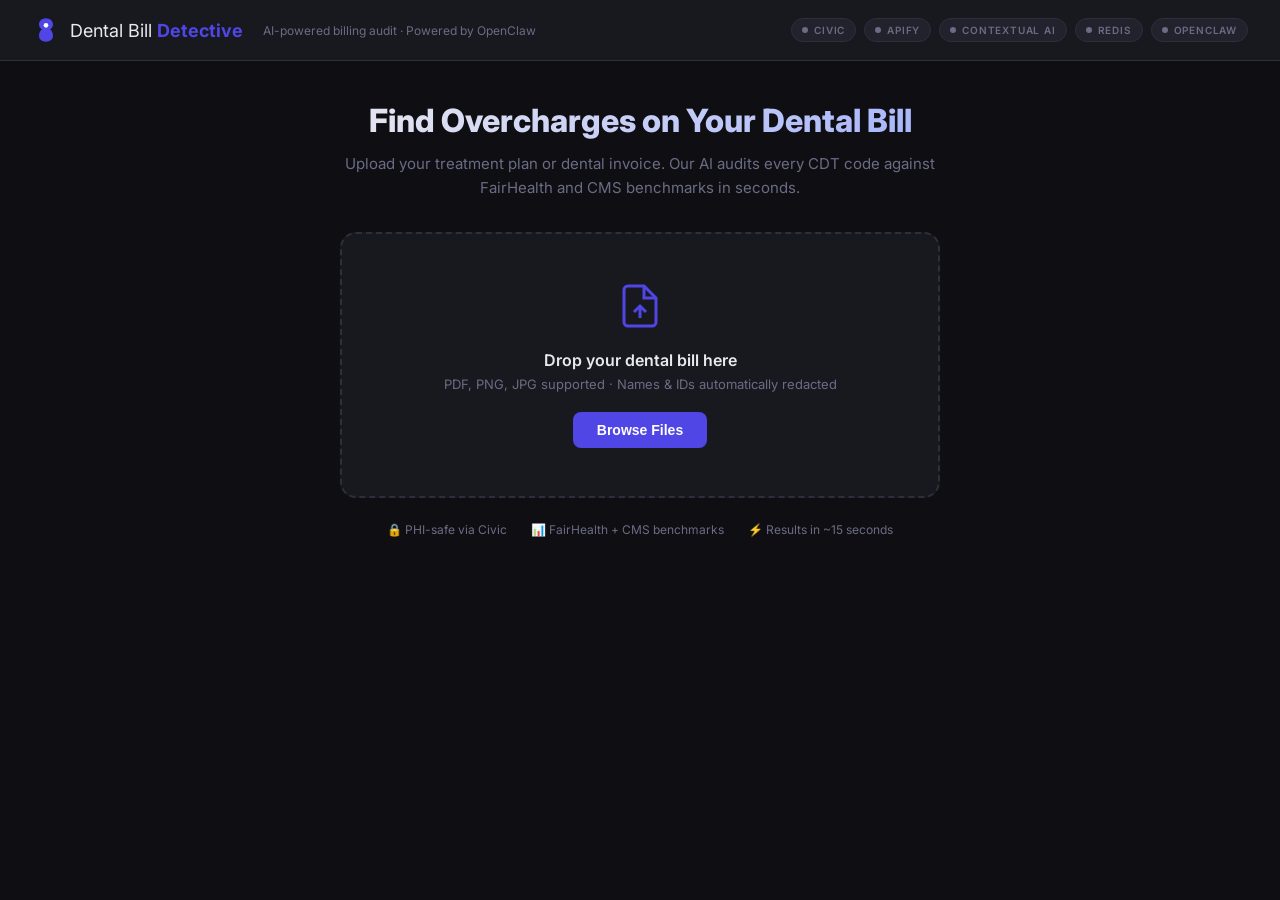
<file: web/index.html>
<!DOCTYPE html>
<html lang="en">
<head>
  <meta charset="UTF-8">
  <meta name="viewport" content="width=device-width, initial-scale=1.0">
  <title>Dental Bill Detective</title>
  <link href="https://fonts.googleapis.com/css2?family=Inter:wght@400;500;600;700;800&family=JetBrains+Mono:wght@400;500&display=swap" rel="stylesheet">
  <link rel="stylesheet" href="styles.css">
</head>
<body>
  <!-- Header -->
  <header class="header">
    <div class="header-left">
      <div class="logo">
        <svg width="28" height="28" viewBox="0 0 24 24" fill="none">
          <path d="M12 2C8.5 2 6 4.5 6 7c0 2 1 3.5 2.5 4.5C7 12.5 6 14.5 6 17c0 3 2.5 5 6 5s6-2 6-5c0-2.5-1-4.5-2.5-5.5C17 10.5 18 9 18 7c0-2.5-2.5-5-6-5z" fill="#4f46e5"/>
          <circle cx="12" cy="8" r="2" fill="white"/>
        </svg>
        <span>Dental Bill <strong>Detective</strong></span>
      </div>
      <span class="tagline">AI-powered billing audit · Powered by OpenClaw</span>
    </div>

    <!-- Sponsor Badges -->
    <div class="sponsor-strip">
      <div class="sponsor-badge" id="badge-civic" data-sponsor="civic">
        <span class="badge-dot"></span>
        <span class="badge-name">CIVIC</span>
      </div>
      <div class="sponsor-badge" id="badge-apify" data-sponsor="apify">
        <span class="badge-dot"></span>
        <span class="badge-name">APIFY</span>
      </div>
      <div class="sponsor-badge" id="badge-contextual" data-sponsor="contextual">
        <span class="badge-dot"></span>
        <span class="badge-name">CONTEXTUAL AI</span>
      </div>
      <div class="sponsor-badge" id="badge-redis" data-sponsor="redis">
        <span class="badge-dot"></span>
        <span class="badge-name">REDIS</span>
      </div>
      <div class="sponsor-badge" id="badge-openclaw" data-sponsor="openclaw">
        <span class="badge-dot"></span>
        <span class="badge-name">OPENCLAW</span>
      </div>
    </div>
  </header>

  <main class="main">
    <!-- Upload Section -->
    <section class="upload-section" id="uploadSection">
      <div class="upload-card">
        <h1>Find Overcharges on Your Dental Bill</h1>
        <p class="subtitle">Upload your treatment plan or dental invoice. Our AI audits every CDT code against FairHealth and CMS benchmarks in seconds.</p>

        <div class="upload-zone" id="uploadZone">
          <input type="file" id="fileInput" accept=".pdf,.png,.jpg,.jpeg" hidden>
          <div class="upload-icon">
            <svg width="48" height="48" viewBox="0 0 24 24" fill="none" stroke="#4f46e5" stroke-width="1.5">
              <path d="M14 2H6a2 2 0 0 0-2 2v16a2 2 0 0 0 2 2h12a2 2 0 0 0 2-2V8z"/>
              <polyline points="14,2 14,8 20,8"/>
              <line x1="12" y1="18" x2="12" y2="12"/>
              <polyline points="9,15 12,12 15,15"/>
            </svg>
          </div>
          <p class="upload-main">Drop your dental bill here</p>
          <p class="upload-sub">PDF, PNG, JPG supported · Names & IDs automatically redacted</p>
          <button class="browse-btn" onclick="document.getElementById('fileInput').click()">Browse Files</button>
        </div>

        <div class="file-selected hidden" id="fileSelected">
          <div class="file-chip">
            <svg width="16" height="16" viewBox="0 0 24 24" fill="#4f46e5"><path d="M14 2H6a2 2 0 0 0-2 2v16a2 2 0 0 0 2 2h12a2 2 0 0 0 2-2V8z"/><polyline points="14,2 14,8 20,8" fill="none" stroke="white" stroke-width="2"/></svg>
            <span id="selectedFileName">No file</span>
            <button onclick="clearFile()">×</button>
          </div>
          <button class="analyze-btn" id="analyzeBtn" onclick="startAnalysis()">
            Audit This Bill →
          </button>
        </div>

        <div class="trust-row">
          <span>🔒 PHI-safe via Civic</span>
          <span>📊 FairHealth + CMS benchmarks</span>
          <span>⚡ Results in ~15 seconds</span>
        </div>
      </div>
    </section>

    <!-- Analysis Section -->
    <section class="analysis-section hidden" id="analysisSection">
      <div class="analysis-layout">

        <!-- Left: Activity Feed -->
        <div class="activity-panel">
          <h3 class="panel-title">
            <span class="pulse-ring"></span>
            Live Activity
          </h3>
          <div class="activity-feed" id="activityFeed"></div>

          <div class="sponsor-legend">
            <div class="legend-item" data-sponsor="civic">
              <span class="legend-dot" style="background:#059669"></span>CIVIC
            </div>
            <div class="legend-item" data-sponsor="apify">
              <span class="legend-dot" style="background:#f59e0b"></span>APIFY
            </div>
            <div class="legend-item" data-sponsor="contextual">
              <span class="legend-dot" style="background:#6366f1"></span>CONTEXTUAL AI
            </div>
            <div class="legend-item" data-sponsor="redis">
              <span class="legend-dot" style="background:#dc2626"></span>REDIS
            </div>
            <div class="legend-item" data-sponsor="openclaw">
              <span class="legend-dot" style="background:#7c3aed"></span>OPENCLAW
            </div>
          </div>
        </div>

        <!-- Right: Results (hidden until done) -->
        <div class="results-panel" id="resultsPanel">
          <div class="loading-placeholder" id="loadingPlaceholder">
            <div class="spinner"></div>
            <p>Auditing your bill...</p>
          </div>

          <div class="results-content hidden" id="resultsContent">
            <!-- Summary Cards -->
            <div class="summary-grid">
              <div class="summary-card">
                <div class="card-label">Total Billed</div>
                <div class="card-value" id="totalBilled">—</div>
              </div>
              <div class="summary-card fair">
                <div class="card-label">FairHealth Estimate</div>
                <div class="card-value" id="fairValue">—</div>
              </div>
              <div class="summary-card alert">
                <div class="card-label">Potential Overcharge</div>
                <div class="card-value" id="overchargeAmount">—</div>
                <div class="card-pct" id="overchargePct">—</div>
              </div>
            </div>

            <!-- Flags -->
            <div class="flags-row" id="flagsRow"></div>

            <!-- Line Items -->
            <div class="section-header">
              <h3>Line Item Audit</h3>
              <span class="section-sub" id="providerName"></span>
            </div>
            <div class="line-items" id="lineItems"></div>

            <!-- Tabs -->
            <div class="output-tabs">
              <button class="output-tab active" data-tab="script">📞 Phone Script</button>
              <button class="output-tab" data-tab="letter">📄 Appeal Letter</button>
            </div>
            <div class="tab-content" id="scriptContent"></div>
            <div class="tab-content hidden" id="letterContent">
              <div class="appeal-download">
                <svg width="20" height="20" viewBox="0 0 24 24" fill="none" stroke="currentColor" stroke-width="2">
                  <path d="M14 2H6a2 2 0 0 0-2 2v16a2 2 0 0 0 2 2h12a2 2 0 0 0 2-2V8z"/>
                  <polyline points="14,2 14,8 20,8"/>
                  <line x1="12" y1="18" x2="12" y2="12"/>
                  <polyline points="9,15 12,12 15,15"/>
                </svg>
                <div>
                  <strong>Appeal Letter PDF</strong>
                  <p>Generated by OpenClaw · Ready to mail or email to your provider</p>
                </div>
                <a class="download-btn" id="downloadBtn" href="#" download="dental_appeal_letter.pdf">Download PDF</a>
              </div>
              <p class="openclaw-note">
                ⚡ Negotiation strategy and dispute letter handled by <strong>OpenClaw</strong> —
                cross-referencing CDT codes against FairHealth 80th percentile benchmarks and CMS fee schedules.
              </p>
            </div>

            <button class="restart-btn" onclick="restart()">← Analyze Another Bill</button>
          </div>
        </div>
      </div>
    </section>
  </main>

  <script src="app.js"></script>
</body>
</html>
</file>
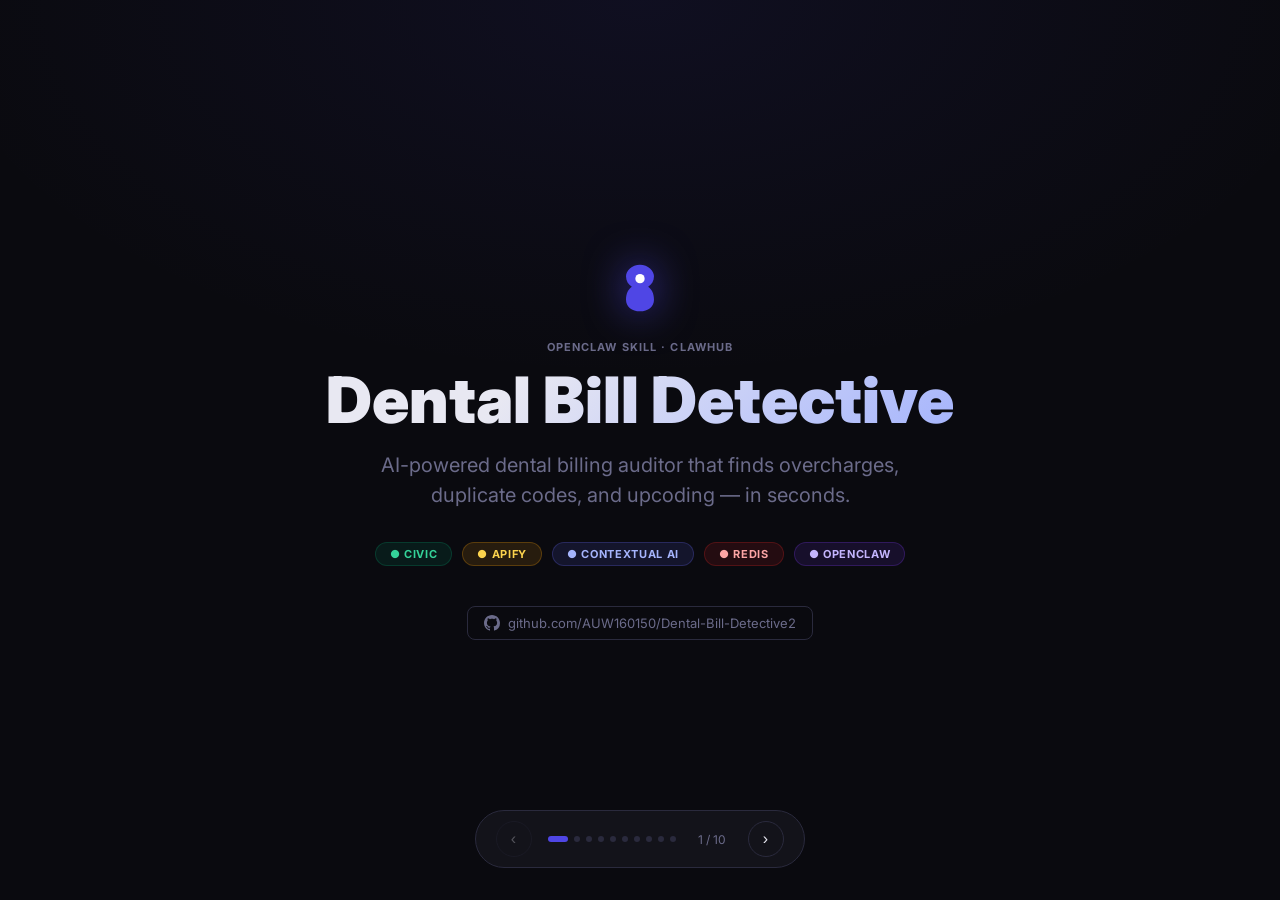
<file: slides.html>
<!DOCTYPE html>
<html lang="en">
<head>
<meta charset="UTF-8">
<meta name="viewport" content="width=device-width, initial-scale=1.0">
<title>Dental Bill Detective v2 — Pitch Deck</title>
<link href="https://fonts.googleapis.com/css2?family=Inter:wght@400;500;600;700;800;900&family=JetBrains+Mono:wght@400;600&display=swap" rel="stylesheet">
<style>
*,*::before,*::after{box-sizing:border-box;margin:0;padding:0}

:root{
  --bg:#0a0a0f;
  --surface:#13131a;
  --surface2:#1c1c27;
  --border:#2a2a3d;
  --text:#e8e8f2;
  --muted:#6b6b8a;
  --accent:#4f46e5;
  --civic:#059669;
  --apify:#f59e0b;
  --contextual:#6366f1;
  --redis:#dc2626;
  --openclaw:#7c3aed;
}

body{
  font-family:'Inter',sans-serif;
  background:var(--bg);
  color:var(--text);
  height:100vh;
  overflow:hidden;
  user-select:none;
}

/* ── Slideshow wrapper ── */
.deck{
  width:100vw;
  height:100vh;
  position:relative;
}

.slide{
  position:absolute;
  inset:0;
  display:flex;
  flex-direction:column;
  justify-content:center;
  align-items:center;
  padding:60px;
  opacity:0;
  transform:translateX(60px);
  transition:opacity .45s ease, transform .45s ease;
  pointer-events:none;
}
.slide.active{
  opacity:1;
  transform:translateX(0);
  pointer-events:all;
}
.slide.exit{
  opacity:0;
  transform:translateX(-60px);
}

/* ── Nav ── */
.nav{
  position:fixed;
  bottom:32px;
  left:50%;
  transform:translateX(-50%);
  display:flex;
  align-items:center;
  gap:16px;
  z-index:100;
  background:var(--surface);
  border:1px solid var(--border);
  border-radius:40px;
  padding:10px 20px;
}
.nav-btn{
  background:none;
  border:1px solid var(--border);
  color:var(--text);
  width:36px;height:36px;
  border-radius:50%;
  cursor:pointer;
  font-size:16px;
  display:flex;align-items:center;justify-content:center;
  transition:all .2s;
}
.nav-btn:hover{border-color:var(--accent);color:var(--accent);}
.nav-btn:disabled{opacity:.3;cursor:default;}
.dots{display:flex;gap:6px;}
.dot{
  width:6px;height:6px;
  border-radius:50%;
  background:var(--border);
  cursor:pointer;
  transition:all .2s;
}
.dot.active{background:var(--accent);width:20px;border-radius:3px;}
.slide-count{font-size:12px;color:var(--muted);min-width:40px;text-align:center;}

/* ── Shared components ── */
.label{
  font-size:11px;font-weight:700;letter-spacing:.1em;text-transform:uppercase;
  color:var(--muted);margin-bottom:12px;
}
.pill{
  display:inline-flex;align-items:center;gap:6px;
  padding:4px 14px;border-radius:20px;
  font-size:11px;font-weight:700;letter-spacing:.06em;text-transform:uppercase;
}
.pill-accent{background:#4f46e520;color:#818cf8;border:1px solid #4f46e540;}
.pill-civic{background:#05966920;color:#34d399;border:1px solid #05966940;}
.pill-apify{background:#f59e0b20;color:#fcd34d;border:1px solid #f59e0b40;}
.pill-contextual{background:#6366f120;color:#a5b4fc;border:1px solid #6366f140;}
.pill-redis{background:#dc262620;color:#fca5a5;border:1px solid #dc262640;}
.pill-openclaw{background:#7c3aed20;color:#c4b5fd;border:1px solid #7c3aed40;}

.card{
  background:var(--surface2);
  border:1px solid var(--border);
  border-radius:16px;
  padding:24px;
}

/* ══════════════════════════════════════════
   SLIDE 1 — TITLE
══════════════════════════════════════════ */
#s1{
  background:radial-gradient(ellipse 80% 60% at 50% 0%, #4f46e515 0%, transparent 70%),
             var(--bg);
  text-align:center;
}
.title-logo{
  display:flex;align-items:center;justify-content:center;gap:14px;
  margin-bottom:24px;
}
.title-logo svg{filter:drop-shadow(0 0 20px #4f46e5aa);}
.title-h1{
  font-size:64px;font-weight:900;line-height:1.05;
  background:linear-gradient(135deg,#e8e8f2 30%,#a5b4fc 100%);
  -webkit-background-clip:text;-webkit-text-fill-color:transparent;
  margin-bottom:16px;
}
.title-sub{font-size:20px;color:var(--muted);margin-bottom:32px;line-height:1.5;}
.title-badges{display:flex;gap:10px;flex-wrap:wrap;justify-content:center;margin-bottom:40px;}
.github-link{
  display:inline-flex;align-items:center;gap:8px;
  color:var(--muted);font-size:13px;
  border:1px solid var(--border);border-radius:8px;padding:8px 16px;
  text-decoration:none;transition:all .2s;
}
.github-link:hover{border-color:var(--accent);color:var(--text);}

/* ══════════════════════════════════════════
   SLIDE 2 — PROBLEM
══════════════════════════════════════════ */
#s2 .problem-grid{
  display:grid;grid-template-columns:repeat(3,1fr);gap:20px;
  width:100%;max-width:900px;margin-top:32px;
}
.problem-card{
  background:var(--surface2);border:1px solid var(--border);
  border-radius:16px;padding:28px 24px;text-align:center;
}
.problem-card .stat{
  font-size:52px;font-weight:900;
  background:linear-gradient(135deg,#f87171,#fca5a5);
  -webkit-background-clip:text;-webkit-text-fill-color:transparent;
  margin-bottom:8px;
}
.problem-card p{font-size:14px;color:var(--muted);line-height:1.5;}
.problem-hero{font-size:42px;font-weight:900;text-align:center;margin-bottom:8px;}
.problem-hero span{
  background:linear-gradient(135deg,#f87171,#fb923c);
  -webkit-background-clip:text;-webkit-text-fill-color:transparent;
}

/* ══════════════════════════════════════════
   SLIDE 3 — TREATMENT PLAN (the actual doc)
══════════════════════════════════════════ */
#s3{justify-content:flex-start;padding-top:50px;}
#s3 .doc-wrap{
  width:100%;max-width:1000px;
  display:grid;grid-template-columns:1fr 1fr;
  gap:20px;align-items:start;
}
.doc-card{
  background:var(--surface2);border:1px solid var(--border);border-radius:14px;
  overflow:hidden;
}
.doc-header{
  background:linear-gradient(135deg,var(--surface),#1a1a2e);
  border-bottom:1px solid var(--border);
  padding:16px 20px;
}
.doc-header h3{font-size:14px;font-weight:700;margin-bottom:2px;}
.doc-header p{font-size:11px;color:var(--muted);}
.doc-body{padding:16px 20px;}
.doc-table{width:100%;border-collapse:collapse;font-size:12px;}
.doc-table th{
  text-align:left;padding:6px 8px;
  font-size:10px;font-weight:700;color:var(--muted);
  text-transform:uppercase;letter-spacing:.06em;
  border-bottom:1px solid var(--border);
}
.doc-table td{
  padding:7px 8px;border-bottom:1px solid #1e1e2d;
  font-family:'JetBrains Mono',monospace;font-size:11px;
}
.doc-table tr:last-child td{border-bottom:none;}
.doc-table .code{color:#a5b4fc;font-weight:600;}
.doc-table .amt{color:#e8e8f2;text-align:right;}
.doc-table .flag{text-align:right;}
.flag-over{color:#f87171;font-weight:700;font-size:10px;}
.flag-ok{color:#34d399;font-size:10px;}
.total-row td{
  border-top:1px solid var(--border) !important;
  font-weight:700;padding-top:10px !important;
}
.total-row .amt{color:#f87171;font-size:13px;}
.audit-summary{
  background:var(--surface2);border:1px solid #f59e0b40;
  border-radius:14px;padding:20px;
}
.audit-row{
  display:flex;justify-content:space-between;align-items:center;
  padding:8px 0;border-bottom:1px solid var(--border);font-size:13px;
}
.audit-row:last-child{border-bottom:none;}
.audit-row .val{font-family:'JetBrains Mono',monospace;font-weight:700;}
.val-red{color:#f87171;}
.val-green{color:#34d399;}
.val-yellow{color:#fcd34d;}

/* ══════════════════════════════════════════
   SLIDE 4 — ARCHITECTURE
══════════════════════════════════════════ */
#s4 .arch{
  width:100%;max-width:900px;
  display:flex;flex-direction:column;align-items:center;gap:0;
  margin-top:24px;
}
.arch-row{display:flex;align-items:center;gap:12px;width:100%;}
.arch-box{
  background:var(--surface2);border:1px solid var(--border);
  border-radius:12px;padding:14px 20px;
  font-size:13px;font-weight:600;
  display:flex;align-items:center;gap:10px;
  flex:1;
}
.arch-box .dot{width:10px;height:10px;border-radius:50%;flex-shrink:0;}
.arch-arrow{
  display:flex;flex-direction:column;align-items:center;
  padding:4px 0;color:var(--muted);font-size:18px;
}
.arch-sponsors{
  display:grid;grid-template-columns:repeat(5,1fr);gap:10px;
  width:100%;margin-top:4px;
}
.arch-sponsor{
  border-radius:10px;padding:12px;text-align:center;
  font-size:11px;font-weight:700;letter-spacing:.06em;text-transform:uppercase;
}
.arch-connector{
  display:flex;justify-content:space-around;width:100%;
  padding:0;position:relative;
}
.arch-connector::before{
  content:'';position:absolute;top:0;left:50%;
  width:1px;height:100%;background:var(--border);transform:translateX(-50%);
}
.vline{
  width:1px;height:24px;background:var(--border);
  margin:0 auto;
}

/* ══════════════════════════════════════════
   SLIDE 5 — CIVIC
══════════════════════════════════════════ */
.sponsor-slide{
  display:grid;grid-template-columns:1fr 1fr;
  gap:32px;width:100%;max-width:1000px;
  align-items:center;
}
.sponsor-left h2{
  font-size:48px;font-weight:900;margin-bottom:12px;line-height:1.1;
}
.sponsor-left p{font-size:16px;color:var(--muted);line-height:1.7;margin-bottom:20px;}
.sponsor-left .role{
  font-size:13px;font-weight:600;
  background:var(--surface2);border:1px solid var(--border);
  border-radius:10px;padding:12px 16px;
  border-left:3px solid;
  margin-bottom:12px;
}
.sponsor-right{display:flex;flex-direction:column;gap:12px;}
.code-block{
  background:var(--surface2);border:1px solid var(--border);border-radius:12px;
  padding:20px;font-family:'JetBrains Mono',monospace;font-size:12px;
  line-height:1.8;color:#a5b4fc;
  overflow:hidden;
}
.code-block .comment{color:var(--muted);}
.code-block .keyword{color:#f472b6;}
.code-block .string{color:#86efac;}
.code-block .fn{color:#fbbf24;}
.code-block .var{color:#a5b4fc;}

/* ══════════════════════════════════════════
   SLIDE — RESULTS
══════════════════════════════════════════ */
#s9{justify-content:flex-start;padding-top:48px;}
.results-grid{
  display:grid;grid-template-columns:repeat(3,1fr);gap:16px;
  width:100%;max-width:960px;margin-bottom:20px;
}
.res-card{
  border-radius:14px;padding:20px;text-align:center;
  border:1px solid;
}
.res-card .num{font-size:38px;font-weight:900;font-family:'JetBrains Mono',monospace;}
.res-card .lbl{font-size:12px;margin-top:4px;font-weight:500;}
.findings-grid{
  display:grid;grid-template-columns:1fr 1fr;gap:12px;
  width:100%;max-width:960px;
}
.finding{
  display:flex;align-items:flex-start;gap:12px;
  background:var(--surface2);border:1px solid var(--border);
  border-radius:12px;padding:14px 16px;
}
.finding-dot{width:10px;height:10px;border-radius:50%;flex-shrink:0;margin-top:3px;}
.finding-text strong{display:block;font-size:13px;margin-bottom:3px;}
.finding-text span{font-size:12px;color:var(--muted);}

/* ══════════════════════════════════════════
   SLIDE — VIDEO
══════════════════════════════════════════ */
#s10{
  background:radial-gradient(ellipse 60% 60% at 50% 50%,#7c3aed12 0%,transparent 70%),var(--bg);
  text-align:center;
}
.video-wrap{
  position:relative;
  width:720px;max-width:90vw;
  border-radius:20px;overflow:hidden;
  border:2px solid var(--border);
  box-shadow:0 0 60px #7c3aed30;
  cursor:pointer;
  margin:28px auto 0;
  background:#000;
}
.video-thumb{
  width:100%;
  display:block;
  background:linear-gradient(135deg,#0f0f13 0%,#1a1a2e 100%);
  height:405px;
  display:flex;flex-direction:column;align-items:center;justify-content:center;
  gap:20px;
}
.play-btn{
  width:80px;height:80px;
  background:linear-gradient(135deg,#4f46e5,#7c3aed);
  border-radius:50%;
  display:flex;align-items:center;justify-content:center;
  transition:transform .2s;
  box-shadow:0 0 40px #7c3aed60;
}
.play-btn:hover{transform:scale(1.1);}
.play-btn svg{margin-left:4px;}
.video-title{font-size:18px;font-weight:700;color:var(--text);}
.video-sub{font-size:13px;color:var(--muted);}
.video-link{
  display:inline-flex;align-items:center;gap:8px;
  margin-top:16px;
  background:linear-gradient(135deg,#4f46e5,#7c3aed);
  color:white;text-decoration:none;
  padding:12px 28px;border-radius:10px;
  font-weight:700;font-size:15px;
  transition:transform .15s,box-shadow .2s;
}
.video-link:hover{transform:translateY(-2px);box-shadow:0 8px 24px #7c3aed50;}

/* ══════════════════════════════════════════
   BG decorations
══════════════════════════════════════════ */
.bg-glow{
  position:fixed;pointer-events:none;border-radius:50%;filter:blur(80px);opacity:.15;z-index:0;
}
</style>
</head>
<body>

<div class="bg-glow" style="width:600px;height:600px;background:#4f46e5;top:-200px;right:-200px;"></div>
<div class="bg-glow" style="width:400px;height:400px;background:#7c3aed;bottom:-150px;left:-100px;"></div>

<div class="deck">

<!-- ═══════════ SLIDE 1: TITLE ═══════════ -->
<div class="slide active" id="s1">
  <div class="title-logo">
    <svg width="56" height="56" viewBox="0 0 24 24" fill="none">
      <path d="M12 2C8.5 2 6 4.5 6 7c0 2 1 3.5 2.5 4.5C7 12.5 6 14.5 6 17c0 3 2.5 5 6 5s6-2 6-5c0-2.5-1-4.5-2.5-5.5C17 10.5 18 9 18 7c0-2.5-2.5-5-6-5z" fill="#4f46e5"/>
      <circle cx="12" cy="8" r="2" fill="white"/>
    </svg>
  </div>
  <div class="label">OpenClaw Skill · ClawHub</div>
  <div class="title-h1">Dental Bill Detective</div>
  <div class="title-sub">AI-powered dental billing auditor that finds overcharges,<br>duplicate codes, and upcoding — in seconds.</div>
  <div class="title-badges">
    <span class="pill pill-civic">● Civic</span>
    <span class="pill pill-apify">● Apify</span>
    <span class="pill pill-contextual">● Contextual AI</span>
    <span class="pill pill-redis">● Redis</span>
    <span class="pill pill-openclaw">● OpenClaw</span>
  </div>
  <a class="github-link" href="https://github.com/AUW160150/Dental-Bill-Detective2" target="_blank">
    <svg width="16" height="16" viewBox="0 0 24 24" fill="currentColor"><path d="M12 0C5.37 0 0 5.37 0 12c0 5.31 3.435 9.795 8.205 11.385.6.105.825-.255.825-.57 0-.285-.015-1.23-.015-2.235-3.015.555-3.795-.735-4.035-1.41-.135-.345-.72-1.41-1.23-1.695-.42-.225-1.02-.78-.015-.795.945-.015 1.62.87 1.845 1.23 1.08 1.815 2.805 1.305 3.495.99.105-.78.42-1.305.765-1.605-2.67-.3-5.46-1.335-5.46-5.925 0-1.305.465-2.385 1.23-3.225-.12-.3-.54-1.53.12-3.18 0 0 1.005-.315 3.3 1.23.96-.27 1.98-.405 3-.405s2.04.135 3 .405c2.295-1.56 3.3-1.23 3.3-1.23.66 1.65.24 2.88.12 3.18.765.84 1.23 1.905 1.23 3.225 0 4.605-2.805 5.625-5.475 5.925.435.375.81 1.095.81 2.22 0 1.605-.015 2.895-.015 3.3 0 .315.225.69.825.57A12.02 12.02 0 0 0 24 12c0-6.63-5.37-12-12-12z"/></svg>
    github.com/AUW160150/Dental-Bill-Detective2
  </a>
</div>

<!-- ═══════════ SLIDE 2: THE PROBLEM ═══════════ -->
<div class="slide" id="s2">
  <div class="label">The Problem</div>
  <div class="problem-hero">Dental bills are a <span>black box.</span></div>
  <p style="color:var(--muted);font-size:16px;text-align:center;max-width:560px;margin-bottom:36px;line-height:1.7;">
    Patients receive itemized bills full of cryptic CDT codes with no way to verify if they were charged fairly — or even correctly.
  </p>
  <div class="problem-grid">
    <div class="problem-card">
      <div class="stat">80%</div>
      <p>of medical/dental bills contain at least one error, according to the Medical Billing Advocates of America</p>
    </div>
    <div class="problem-card">
      <div class="stat">$1,300</div>
      <p>average amount US patients overpay annually due to billing errors and inflated charges</p>
    </div>
    <div class="problem-card">
      <div class="stat">CDT</div>
      <p>procedure codes are opaque — most patients have no idea what D2393 or D8090 mean or what they should cost</p>
    </div>
  </div>
</div>

<!-- ═══════════ SLIDE 3: THE ACTUAL DOCUMENT ═══════════ -->
<div class="slide" id="s3">
  <div class="label" style="align-self:flex-start">Real Document Analyzed · Treatment Plan 8/1/2025</div>
  <div class="doc-wrap">
    <!-- Left: the doc -->
    <div class="doc-card">
      <div class="doc-header">
        <h3>SERENITY DENTAL SPA</h3>
        <p>Sheila Shahabi DDS Inc. · 345 California St. Suite 170, San Francisco, CA · (415) 576-9400</p>
        <p style="margin-top:4px;color:#6b6b8a;font-size:10px;">Patient: Mahtabin Rodela Rozbu · ID: 9873 · Plan: DOC</p>
      </div>
      <div class="doc-body">
        <table class="doc-table">
          <thead>
            <tr>
              <th>CDT Code</th>
              <th>Procedure</th>
              <th>Th.</th>
              <th style="text-align:right">Billed</th>
              <th style="text-align:right">Ins.</th>
              <th style="text-align:right">Patient</th>
            </tr>
          </thead>
          <tbody>
            <tr><td class="code">D4910</td><td>Periodontal Maintenance</td><td>—</td><td class="amt">$177</td><td class="amt" style="color:var(--muted)">$0</td><td class="amt">$177</td></tr>
            <tr><td class="code">D2394</td><td>Resin Composite – 4 Surf.</td><td>2</td><td class="amt">$314</td><td class="amt" style="color:var(--muted)">$198</td><td class="amt">$116</td></tr>
            <tr><td class="code">D2393</td><td>Resin Composite – 3 Surf.</td><td>3</td><td class="amt">$271</td><td class="amt" style="color:var(--muted)">$203</td><td class="amt">$68</td></tr>
            <tr><td class="code">D2393</td><td>Resin Composite – 3 Surf.</td><td>14</td><td class="amt">$271</td><td class="amt" style="color:var(--muted)">$203</td><td class="amt">$68</td></tr>
            <tr><td class="code">D2394</td><td>Resin Composite – 4 Surf.</td><td>15</td><td class="amt">$314</td><td class="amt" style="color:var(--muted)">$236</td><td class="amt">$78</td></tr>
            <tr><td class="code">D2393</td><td>Resin Composite – 3 Surf.</td><td>18</td><td class="amt">$271</td><td class="amt" style="color:var(--muted)">$203</td><td class="amt">$68</td></tr>
            <tr><td class="code">D2393</td><td>Resin Composite – 3 Surf.</td><td>19</td><td class="amt">$271</td><td class="amt" style="color:var(--muted)">$203</td><td class="amt">$68</td></tr>
            <tr><td class="code">D2391</td><td>Resin Composite – 1 Surf.</td><td>20</td><td class="amt">$182</td><td class="amt" style="color:var(--muted)">$137</td><td class="amt">$45</td></tr>
            <tr><td class="code">D2393</td><td>Resin Composite – 3 Surf.</td><td>30</td><td class="amt">$271</td><td class="amt" style="color:var(--muted)">$72</td><td class="amt">$199</td></tr>
            <tr><td class="code">D2393</td><td>Resin Composite – 3 Surf.</td><td>31</td><td class="amt">$271</td><td class="amt" style="color:var(--muted)">$0</td><td class="amt">$271</td></tr>
            <tr><td class="code">D8090</td><td>Comprehensive Ortho Treat.</td><td>—</td><td class="amt">$6,590</td><td class="amt" style="color:var(--muted)">$500</td><td class="amt">$6,090</td></tr>
            <tr><td class="code">D8680</td><td>Orthodontic Retention</td><td>—</td><td class="amt">$1,100</td><td class="amt" style="color:var(--muted)">$0</td><td class="amt">$1,100</td></tr>
            <tr class="total-row">
              <td colspan="3"><strong>TOTAL PROPOSED</strong></td>
              <td class="amt" style="color:#f87171;font-size:14px"><strong>$10,303</strong></td>
              <td class="amt" style="color:var(--muted)">$1,955</td>
              <td class="amt" style="color:#f87171"><strong>$8,348</strong></td>
            </tr>
          </tbody>
        </table>
      </div>
    </div>

    <!-- Right: audit summary -->
    <div style="display:flex;flex-direction:column;gap:14px;">
      <div class="audit-summary">
        <div style="font-size:13px;font-weight:700;margin-bottom:14px;color:var(--muted);text-transform:uppercase;letter-spacing:.06em;">Audit Results</div>
        <div class="audit-row">
          <span>Total Proposed</span>
          <span class="val val-red">$10,303.00</span>
        </div>
        <div class="audit-row">
          <span>FairHealth 80th Pct. Est.</span>
          <span class="val val-green">$10,460.00</span>
        </div>
        <div class="audit-row">
          <span>Codes Flagged</span>
          <span class="val val-yellow">8 of 12 lines</span>
        </div>
        <div class="audit-row">
          <span>Unique CDT Codes</span>
          <span class="val" style="color:var(--text)">6 codes</span>
        </div>
        <div class="audit-row">
          <span>D2393 × 6 above p80</span>
          <span class="val val-red">+$36.00</span>
        </div>
        <div class="audit-row">
          <span>D2394 × 2 above p80</span>
          <span class="val val-red">+$8.00</span>
        </div>
        <div class="audit-row">
          <span>D8680 above p80</span>
          <span class="val val-red">+$50.00</span>
        </div>
      </div>
      <div class="card" style="border-color:#4f46e530;font-size:12px;line-height:1.7;color:var(--muted);">
        <strong style="color:var(--text);display:block;margin-bottom:6px;">📄 What the app does</strong>
        Uploads this PDF → OCRs CDT codes → compares each line against FairHealth benchmarks → generates dispute letter + phone script → downloadable PDF in ~17 seconds.
      </div>
    </div>
  </div>
</div>

<!-- ═══════════ SLIDE 4: ARCHITECTURE ═══════════ -->
<div class="slide" id="s4">
  <div class="label">How It Works · Full Pipeline</div>
  <div class="arch" style="max-width:820px;margin-top:20px;">

    <div class="arch-row">
      <div class="arch-box" style="border-color:#4f46e540;justify-content:center;flex:none;width:260px;">
        <svg width="18" height="18" viewBox="0 0 24 24" fill="#818cf8"><path d="M12 2C8.5 2 6 4.5 6 7c0 2 1 3.5 2.5 4.5C7 12.5 6 14.5 6 17c0 3 2.5 5 6 5s6-2 6-5c0-2.5-1-4.5-2.5-5.5C17 10.5 18 9 18 7c0-2.5-2.5-5-6-5z"/></svg>
        User uploads dental bill (PDF / photo)
      </div>
      <div style="font-size:22px;color:var(--muted)">→</div>
      <div class="arch-box" style="border-color:#4f46e540;justify-content:center;">
        <span style="color:#818cf8;font-family:'JetBrains Mono',monospace;font-size:12px;">FastAPI + pdfplumber</span>
        &nbsp;· Extract CDT codes
      </div>
    </div>

    <div class="vline" style="height:20px"></div>

    <div class="arch-sponsors">
      <div class="arch-sponsor" style="background:#05966915;border:1px solid #05966940;color:#34d399;">
        🔐 CIVIC<br><span style="font-weight:400;font-size:10px;color:#6b6b8a;">Identity verify<br>before any PHI stored</span>
      </div>
      <div class="arch-sponsor" style="background:#f59e0b15;border:1px solid #f59e0b40;color:#fcd34d;">
        ⚡ APIFY<br><span style="font-weight:400;font-size:10px;color:#6b6b8a;">Scrape FairHealth<br>+ CMS benchmarks</span>
      </div>
      <div class="arch-sponsor" style="background:#6366f115;border:1px solid #6366f140;color:#a5b4fc;">
        🧠 CONTEXTUAL AI<br><span style="font-weight:400;font-size:10px;color:#6b6b8a;">Upload bill → RAG<br>multi-hop audit</span>
      </div>
      <div class="arch-sponsor" style="background:#dc262615;border:1px solid #dc262640;color:#fca5a5;">
        🗄 REDIS<br><span style="font-weight:400;font-size:10px;color:#6b6b8a;">Cache user plan<br>+ bill history 90d</span>
      </div>
      <div class="arch-sponsor" style="background:#7c3aed15;border:1px solid #7c3aed40;color:#c4b5fd;">
        ✍ OPENCLAW<br><span style="font-weight:400;font-size:10px;color:#6b6b8a;">Negotiation strategy<br>+ appeal letter PDF</span>
      </div>
    </div>

    <div class="vline" style="height:20px"></div>

    <div class="arch-row">
      <div class="arch-box" style="border-color:#7c3aed40;justify-content:center;">
        📊 Overcharge % · Itemized disputes · Phone script · Appeal letter PDF
      </div>
    </div>

  </div>
</div>

<!-- ═══════════ SLIDE 5: CIVIC ═══════════ -->
<div class="slide" id="s5">
  <div class="label" style="color:var(--civic)">Integration 1 of 5 · PHI Protection</div>
  <div class="sponsor-slide">
    <div class="sponsor-left">
      <span class="pill pill-civic" style="margin-bottom:16px;font-size:13px;padding:6px 18px;">🔐 Civic</span>
      <h2 style="color:#34d399">Identity<br>Verification</h2>
      <p>Before any dental bill data is stored or uploaded, the user's identity is verified via Civic's Secure Identity Platform. No PHI moves without a valid verification token.</p>
      <div class="role" style="border-color:var(--civic);">
        <strong style="color:#34d399">Gate role:</strong> Acts as the HIPAA-safe PHI door — nothing gets cached in Redis or indexed in Contextual AI until Civic says the user is verified.
      </div>
    </div>
    <div class="sponsor-right">
      <div class="code-block">
<span class="comment"># civic_auth.py</span>
<span class="keyword">from</span> civic_auth <span class="keyword">import</span> verify_user

<span class="comment"># Called before EVERY data operation</span>
<span class="var">verification</span> = <span class="fn">verify_user</span>(
    civic_api_key=<span class="var">CIVIC_API_KEY</span>,
    token=<span class="var">user_civic_token</span>
)

<span class="keyword">if not</span> verification[<span class="string">"verified"</span>]:
    <span class="keyword">raise</span> PermissionError(
        <span class="string">"PHI processing blocked"</span>
    )

<span class="var">user_id</span> = verification[<span class="string">"user_id"</span>]
<span class="comment"># ↑ stable hash — safe Redis key</span></div>
      <div class="card" style="border-color:#05966940;font-size:13px;line-height:1.7;">
        <strong style="color:#34d399">Live activity feed shows:</strong><br>
        <span style="color:var(--muted)">"Verifying user identity before processing PHI..."<br>
        "Identity verified ✓ — PHI processing authorized"</span>
      </div>
    </div>
  </div>
</div>

<!-- ═══════════ SLIDE 6: APIFY ═══════════ -->
<div class="slide" id="s6">
  <div class="label" style="color:var(--apify)">Integration 2 of 5 · Live Pricing Data</div>
  <div class="sponsor-slide">
    <div class="sponsor-left">
      <span class="pill pill-apify" style="margin-bottom:16px;font-size:13px;padding:6px 18px;">⚡ Apify</span>
      <h2 style="color:#fcd34d">Real-Time<br>Benchmark Scraping</h2>
      <p>Apify's Puppeteer-based web-scraper actor fetches live pricing data from FairHealth consumer estimates and CMS Medicare fee schedules — the same data insurers use internally.</p>
      <div class="role" style="border-color:var(--apify);">
        <strong style="color:#fcd34d">Data role:</strong> Converts opaque CDT codes into a fair-market dollar range. Without this, there's nothing to compare billed amounts against.
      </div>
      <div style="display:flex;gap:10px;margin-top:12px;flex-wrap:wrap;">
        <span class="pill pill-apify" style="font-size:10px">FairHealth Consumer</span>
        <span class="pill pill-apify" style="font-size:10px">CMS Fee Schedule</span>
        <span class="pill pill-apify" style="font-size:10px">ADA CDT Descriptions</span>
      </div>
    </div>
    <div class="sponsor-right">
      <div class="code-block">
<span class="comment"># scrape.py</span>
<span class="keyword">from</span> apify_client <span class="keyword">import</span> ApifyClient

<span class="var">client</span> = <span class="fn">ApifyClient</span>(<span class="var">APIFY_API_TOKEN</span>)

<span class="comment"># Puppeteer scraper — JS-rendered pages</span>
<span class="var">run</span> = <span class="var">client</span>.actor(
    <span class="string">"apify/web-scraper"</span>
).call(run_input={
    <span class="string">"startUrls"</span>: [{
        <span class="string">"url"</span>: <span class="string">"https://fairhealthconsumer.org"</span>
    }],
    <span class="string">"maxCrawlingDepth"</span>: 1,
})

<span class="keyword">for</span> item <span class="keyword">in</span> <span class="var">client</span>.dataset(
    <span class="var">run</span>[<span class="string">"defaultDatasetId"</span>]
).iterate_items():
    <span class="comment"># → { code: "D2393", p80: 265 }</span></div>
      <div class="card" style="border-color:#f59e0b40;font-size:13px;">
        <strong style="color:#fcd34d">For your treatment plan:</strong><br>
        <span style="color:var(--muted)">Fetched benchmarks for 6 unique CDT codes in ~3.5 seconds. D2393 80th pct = $265, D8680 = $1,050, D8090 = $6,800.</span>
      </div>
    </div>
  </div>
</div>

<!-- ═══════════ SLIDE 7: CONTEXTUAL AI ═══════════ -->
<div class="slide" id="s7">
  <div class="label" style="color:var(--contextual)">Integration 3 of 5 · Multi-Hop RAG Audit</div>
  <div class="sponsor-slide">
    <div class="sponsor-left">
      <span class="pill pill-contextual" style="margin-bottom:16px;font-size:13px;padding:6px 18px;">🧠 Contextual AI</span>
      <h2 style="color:#a5b4fc">RAG-Powered<br>Bill Auditing</h2>
      <p>The bill PDF and FairHealth benchmark data are uploaded to a Contextual AI datastore. The RAG agent performs multi-hop reasoning across both documents to audit each CDT code.</p>
      <div class="role" style="border-color:var(--contextual);">
        <strong style="color:#a5b4fc">Reasoning role:</strong> Is each code billed correctly? Duplicate charges? Unbundling? Upcoding? It cross-references the bill against pricing benchmarks simultaneously.
      </div>
    </div>
    <div class="sponsor-right">
      <div class="code-block">
<span class="comment"># bill_analyzer.py</span>
<span class="keyword">from</span> contextual <span class="keyword">import</span> ContextualAI

<span class="var">client</span> = <span class="fn">ContextualAI</span>(
    api_key=<span class="var">CONTEXTUAL_API_KEY</span>
)

<span class="comment"># Upload bill to datastore</span>
requests.<span class="fn">post</span>(
    <span class="string">f"/v1/datastores/{DATASTORE_ID}/documents"</span>,
    files={<span class="string">"file"</span>: (<span class="var">filename</span>, <span class="var">pdf_bytes</span>)}
)

<span class="comment"># IMPORTANT: use .create() not .query()</span>
<span class="var">resp</span> = <span class="var">client</span>.agents.query.<span class="fn">create</span>(
    agent_id=<span class="var">AGENT_ID</span>,
    messages=[{<span class="string">"role"</span>: <span class="string">"user"</span>,
               <span class="string">"content"</span>: <span class="var">audit_prompt</span>}]
)
<span class="var">answer</span> = <span class="var">resp</span>.message.content</div>
      <div class="card" style="border-color:#6366f140;font-size:12px;line-height:1.6;">
        <strong style="color:#a5b4fc">⚠ SDK gotcha:</strong><br>
        <span style="color:var(--muted)">Use <code style="color:#fbbf24">client.agents.query.create()</code> — NOT <code style="color:#f87171">client.agents.query()</code>. The latter raises <em>QueryResource object is not callable</em>.</span>
      </div>
    </div>
  </div>
</div>

<!-- ═══════════ SLIDE 8: REDIS + OPENCLAW ═══════════ -->
<div class="slide" id="s8">
  <div class="label">Integrations 4 & 5 · Memory + Negotiation</div>
  <div style="display:grid;grid-template-columns:1fr 1fr;gap:24px;width:100%;max-width:1000px;margin-top:20px;">

    <!-- Redis -->
    <div class="card" style="border-color:#dc262640;">
      <div style="display:flex;align-items:center;gap:10px;margin-bottom:16px;">
        <span class="pill pill-redis">🗄 Redis</span>
        <span style="font-size:12px;color:var(--muted)">Persistent User Memory</span>
      </div>
      <p style="font-size:13px;color:var(--muted);margin-bottom:16px;line-height:1.7;">
        User's insurance plan and past bill audit results are cached per-user with a 90-day TTL. The next time the same user submits a bill, their insurer context is pre-loaded.
      </p>
      <div class="code-block" style="font-size:11px;">
<span class="comment"># redis_cache.py</span>
<span class="var">r</span> = redis.<span class="fn">from_url</span>(<span class="var">REDIS_URL</span>)

<span class="comment"># Store insurance plan (no TTL)</span>
<span class="var">r</span>.<span class="fn">set</span>(<span class="string">f"user:{id}:plan"</span>, <span class="fn">json.dumps</span>(<span class="var">plan</span>))

<span class="comment"># Cache bill result — 90 days</span>
<span class="var">r</span>.<span class="fn">setex</span>(
    <span class="string">f"user:{id}:bill:{hash}"</span>,
    <span class="string">7_776_000</span>,
    <span class="fn">json.dumps</span>(<span class="var">result</span>)
)</div>
    </div>

    <!-- OpenClaw -->
    <div class="card" style="border-color:#7c3aed40;">
      <div style="display:flex;align-items:center;gap:10px;margin-bottom:16px;">
        <span class="pill pill-openclaw">✍ OpenClaw</span>
        <span style="font-size:12px;color:var(--muted)">Negotiation + Letter</span>
      </div>
      <p style="font-size:13px;color:var(--muted);margin-bottom:16px;line-height:1.7;">
        OpenClaw handles the final negotiation layer — generating the itemized dispute phone script and drafting the formal appeal letter PDF, citing FairHealth benchmark rates.
      </p>
      <div style="display:flex;flex-direction:column;gap:8px;">
        <div style="background:var(--surface);border:1px solid #7c3aed40;border-radius:8px;padding:10px 14px;font-size:12px;">
          <strong style="color:#c4b5fd">Phone Script</strong><br>
          <span style="color:var(--muted)">Word-for-word call script citing exact CDT codes + FairHealth dollar figures</span>
        </div>
        <div style="background:var(--surface);border:1px solid #7c3aed40;border-radius:8px;padding:10px 14px;font-size:12px;">
          <strong style="color:#c4b5fd">Appeal Letter PDF</strong><br>
          <span style="color:var(--muted)">Formal dispute letter with itemized table — ready to mail or email to provider</span>
        </div>
        <div style="background:var(--surface);border:1px solid #7c3aed40;border-radius:8px;padding:10px 14px;font-size:12px;">
          <strong style="color:#c4b5fd">Live Activity Badge</strong><br>
          <span style="color:var(--muted)">OpenClaw badge pulses in the UI header during negotiation generation</span>
        </div>
      </div>
    </div>
  </div>
</div>

<!-- ═══════════ SLIDE 9: RESULTS ═══════════ -->
<div class="slide" id="s9">
  <div class="label" style="align-self:flex-start">Audit Results · Serenity Dental Spa Treatment Plan</div>
  <div class="results-grid">
    <div class="res-card" style="background:#dc262610;border-color:#dc262640;">
      <div class="num" style="color:#f87171">$10,303</div>
      <div class="lbl" style="color:#fca5a5">Total Proposed by Provider</div>
    </div>
    <div class="res-card" style="background:#05966910;border-color:#05966940;">
      <div class="num" style="color:#34d399">$10,460</div>
      <div class="lbl" style="color:#6ee7b7">FairHealth 80th Pct. Estimate</div>
    </div>
    <div class="res-card" style="background:#f59e0b10;border-color:#f59e0b40;">
      <div class="num" style="color:#fcd34d">8 / 12</div>
      <div class="lbl" style="color:#fde68a">Line Items Flagged for Review</div>
    </div>
  </div>
  <div class="findings-grid">
    <div class="finding">
      <div class="finding-dot" style="background:#f87171"></div>
      <div class="finding-text">
        <strong>D2393 × 6 — Overcharge</strong>
        <span>Each 3-surface composite billed at $271 vs FairHealth 80th pct of $265. 6 teeth × $6 = $36 above benchmark.</span>
      </div>
    </div>
    <div class="finding">
      <div class="finding-dot" style="background:#f87171"></div>
      <div class="finding-text">
        <strong>D2394 × 2 — Overcharge</strong>
        <span>4-surface composite billed at $314 vs $310 benchmark on teeth 2 and 15.</span>
      </div>
    </div>
    <div class="finding">
      <div class="finding-dot" style="background:#fcd34d"></div>
      <div class="finding-text">
        <strong>D8680 — Above Benchmark</strong>
        <span>Orthodontic retention billed at $1,100 vs FairHealth p80 of $1,050 — $50 above. No insurance coverage.</span>
      </div>
    </div>
    <div class="finding">
      <div class="finding-dot" style="background:#34d399"></div>
      <div class="finding-text">
        <strong>D8090 — Within Range</strong>
        <span>Comprehensive ortho at $6,590 is below the FairHealth 80th percentile of $6,800. Reasonable charge.</span>
      </div>
    </div>
  </div>
  <div style="margin-top:16px;font-size:12px;color:var(--muted);text-align:center;">
    OpenClaw generated a formal dispute letter + phone script citing these exact benchmarks · PDF downloadable in-app
  </div>
</div>

<!-- ═══════════ SLIDE 10: DEMO VIDEO ═══════════ -->
<div class="slide" id="s10">
  <div class="label">Live Demo</div>
  <h2 style="font-size:36px;font-weight:800;margin-bottom:6px;">See It In Action</h2>
  <p style="color:var(--muted);font-size:15px;margin-bottom:0;">
    Upload Treatment Plan.pdf → watch every sponsor light up → download appeal letter
  </p>

  <a href="https://youtu.be/2iXo3ooZv54" target="_blank" style="text-decoration:none;">
    <div class="video-thumb">
      <div class="play-btn">
        <svg width="32" height="32" viewBox="0 0 24 24" fill="white"><polygon points="5,3 19,12 5,21"/></svg>
      </div>
      <div class="video-title">Dental Bill Detective v2 — Demo Video</div>
      <div class="video-sub">youtu.be/2iXo3ooZv54</div>
    </div>
  </a>

  <a class="video-link" href="https://youtu.be/2iXo3ooZv54" target="_blank">
    <svg width="18" height="18" viewBox="0 0 24 24" fill="white"><path d="M19.615 3.184c-3.604-.246-11.631-.245-15.23 0-3.897.266-4.356 2.62-4.385 8.816.029 6.185.484 8.549 4.385 8.816 3.6.245 11.626.246 15.23 0 3.897-.266 4.356-2.62 4.385-8.816-.029-6.185-.484-8.549-4.385-8.816zm-10.615 12.816v-8l8 3.993-8 4.007z"/></svg>
    Watch Demo on YouTube
  </a>

  <div style="display:flex;gap:16px;margin-top:20px;flex-wrap:wrap;justify-content:center;">
    <span class="pill pill-civic">🔐 Civic verified</span>
    <span class="pill pill-apify">⚡ Apify scraped</span>
    <span class="pill pill-contextual">🧠 Contextual AI indexed</span>
    <span class="pill pill-redis">🗄 Redis cached</span>
    <span class="pill pill-openclaw">✍ OpenClaw negotiated</span>
  </div>
</div>

</div><!-- /deck -->

<!-- Navigation -->
<nav class="nav">
  <button class="nav-btn" id="prevBtn" onclick="go(-1)" disabled>‹</button>
  <div class="dots" id="dots"></div>
  <span class="slide-count" id="count">1 / 10</span>
  <button class="nav-btn" id="nextBtn" onclick="go(1)">›</button>
</nav>

<script>
const slides = document.querySelectorAll('.slide');
const dotsEl = document.getElementById('dots');
const countEl = document.getElementById('count');
let cur = 0;

// Build dots
slides.forEach((_,i) => {
  const d = document.createElement('div');
  d.className = 'dot' + (i===0?' active':'');
  d.onclick = () => goTo(i);
  dotsEl.appendChild(d);
});

function goTo(n) {
  slides[cur].classList.remove('active');
  slides[cur].classList.add('exit');
  setTimeout(() => slides[cur-1>=0?cur:0]?.classList.remove('exit'), 450);
  setTimeout(() => {
    slides.forEach(s => s.classList.remove('exit'));
  }, 460);
  cur = Math.max(0, Math.min(n, slides.length-1));
  slides[cur].classList.add('active');
  document.querySelectorAll('.dot').forEach((d,i) => d.classList.toggle('active', i===cur));
  countEl.textContent = `${cur+1} / ${slides.length}`;
  document.getElementById('prevBtn').disabled = cur === 0;
  document.getElementById('nextBtn').disabled = cur === slides.length-1;
}

function go(dir) { goTo(cur+dir); }

document.addEventListener('keydown', e => {
  if (e.key==='ArrowRight'||e.key==='ArrowDown') go(1);
  if (e.key==='ArrowLeft'||e.key==='ArrowUp') go(-1);
});

// Touch/swipe
let tx=0;
document.addEventListener('touchstart', e => tx=e.touches[0].clientX);
document.addEventListener('touchend', e => {
  const dx = tx - e.changedTouches[0].clientX;
  if (Math.abs(dx)>50) go(dx>0?1:-1);
});
</script>
</body>
</html>
</file>
<file: web/styles.css>
*, *::before, *::after { box-sizing: border-box; margin: 0; padding: 0; }

:root {
  --civic:      #059669;
  --apify:      #f59e0b;
  --contextual: #6366f1;
  --redis:      #dc2626;
  --openclaw:   #7c3aed;
  --bg:         #0f0f13;
  --surface:    #18181f;
  --surface2:   #22222d;
  --border:     #2e2e3d;
  --text:       #e8e8f0;
  --muted:      #6b6b85;
  --accent:     #4f46e5;
}

body {
  font-family: 'Inter', sans-serif;
  background: var(--bg);
  color: var(--text);
  min-height: 100vh;
}

/* ── Header ──────────────────────────────────────────────────── */
.header {
  display: flex;
  align-items: center;
  justify-content: space-between;
  padding: 16px 32px;
  border-bottom: 1px solid var(--border);
  background: var(--surface);
  position: sticky;
  top: 0;
  z-index: 100;
}

.header-left { display: flex; align-items: center; gap: 20px; }

.logo {
  display: flex;
  align-items: center;
  gap: 10px;
  font-size: 18px;
  color: var(--text);
}
.logo strong { color: var(--accent); }

.tagline { font-size: 12px; color: var(--muted); }

/* Sponsor Badges */
.sponsor-strip { display: flex; gap: 8px; }

.sponsor-badge {
  display: flex;
  align-items: center;
  gap: 6px;
  padding: 5px 10px;
  border-radius: 20px;
  border: 1px solid var(--border);
  font-size: 10px;
  font-weight: 600;
  letter-spacing: 0.08em;
  color: var(--muted);
  transition: all 0.3s ease;
  background: var(--surface2);
}

.badge-dot {
  width: 6px; height: 6px;
  border-radius: 50%;
  background: var(--muted);
  transition: all 0.3s ease;
}

.sponsor-badge[data-sponsor="civic"].active    { border-color: var(--civic);      color: var(--civic);      background: #05966915; }
.sponsor-badge[data-sponsor="apify"].active    { border-color: var(--apify);      color: var(--apify);      background: #f59e0b15; }
.sponsor-badge[data-sponsor="contextual"].active{ border-color: var(--contextual); color: var(--contextual); background: #6366f115; }
.sponsor-badge[data-sponsor="redis"].active    { border-color: var(--redis);      color: var(--redis);      background: #dc262615; }
.sponsor-badge[data-sponsor="openclaw"].active { border-color: var(--openclaw);   color: var(--openclaw);   background: #7c3aed15; }

.sponsor-badge[data-sponsor="civic"].active    .badge-dot { background: var(--civic);      box-shadow: 0 0 8px var(--civic); }
.sponsor-badge[data-sponsor="apify"].active    .badge-dot { background: var(--apify);      box-shadow: 0 0 8px var(--apify); }
.sponsor-badge[data-sponsor="contextual"].active .badge-dot { background: var(--contextual); box-shadow: 0 0 8px var(--contextual); }
.sponsor-badge[data-sponsor="redis"].active    .badge-dot { background: var(--redis);      box-shadow: 0 0 8px var(--redis); }
.sponsor-badge[data-sponsor="openclaw"].active .badge-dot { background: var(--openclaw);   box-shadow: 0 0 8px var(--openclaw); }

.sponsor-badge.done { opacity: 0.6; }

@keyframes badgePulse {
  0%, 100% { opacity: 1; }
  50%       { opacity: 0.4; }
}
.sponsor-badge.active .badge-dot { animation: badgePulse 1s ease-in-out infinite; }

/* ── Main ────────────────────────────────────────────────────── */
.main { padding: 40px 32px; max-width: 1200px; margin: 0 auto; }

/* ── Upload ──────────────────────────────────────────────────── */
.upload-card {
  max-width: 600px;
  margin: 0 auto;
  text-align: center;
}

.upload-card h1 {
  font-size: 32px;
  font-weight: 800;
  margin-bottom: 12px;
  background: linear-gradient(135deg, #e8e8f0, #a5b4fc);
  -webkit-background-clip: text;
  -webkit-text-fill-color: transparent;
}

.subtitle { color: var(--muted); font-size: 15px; margin-bottom: 32px; line-height: 1.6; }

.upload-zone {
  border: 2px dashed var(--border);
  border-radius: 16px;
  padding: 48px 32px;
  cursor: pointer;
  transition: all 0.2s ease;
  background: var(--surface);
  margin-bottom: 20px;
}
.upload-zone:hover { border-color: var(--accent); background: #4f46e510; }
.upload-zone.dragging { border-color: var(--accent); background: #4f46e520; }

.upload-icon { margin-bottom: 16px; }
.upload-main { font-size: 16px; font-weight: 600; margin-bottom: 6px; }
.upload-sub  { font-size: 13px; color: var(--muted); margin-bottom: 20px; }

.browse-btn {
  background: var(--accent);
  color: white;
  border: none;
  padding: 10px 24px;
  border-radius: 8px;
  font-size: 14px;
  font-weight: 600;
  cursor: pointer;
  transition: background 0.2s;
}
.browse-btn:hover { background: #4338ca; }

.file-selected { margin-bottom: 16px; }
.file-chip {
  display: inline-flex;
  align-items: center;
  gap: 8px;
  background: var(--surface2);
  border: 1px solid var(--border);
  border-radius: 8px;
  padding: 8px 14px;
  font-size: 13px;
  margin-bottom: 12px;
}
.file-chip button {
  background: none; border: none; color: var(--muted);
  font-size: 18px; cursor: pointer; line-height: 1;
}

.analyze-btn {
  display: block;
  width: 100%;
  background: linear-gradient(135deg, #4f46e5, #7c3aed);
  color: white;
  border: none;
  padding: 14px;
  border-radius: 10px;
  font-size: 16px;
  font-weight: 700;
  cursor: pointer;
  transition: transform 0.1s, box-shadow 0.2s;
}
.analyze-btn:hover { transform: translateY(-1px); box-shadow: 0 8px 20px #4f46e540; }

.trust-row {
  display: flex;
  justify-content: center;
  gap: 24px;
  margin-top: 24px;
  font-size: 12px;
  color: var(--muted);
}

/* ── Analysis Layout ─────────────────────────────────────────── */
.analysis-layout {
  display: grid;
  grid-template-columns: 320px 1fr;
  gap: 24px;
  align-items: start;
}

/* ── Activity Panel ──────────────────────────────────────────── */
.activity-panel {
  background: var(--surface);
  border: 1px solid var(--border);
  border-radius: 14px;
  padding: 20px;
  position: sticky;
  top: 88px;
}

.panel-title {
  display: flex;
  align-items: center;
  gap: 10px;
  font-size: 13px;
  font-weight: 700;
  text-transform: uppercase;
  letter-spacing: 0.08em;
  color: var(--muted);
  margin-bottom: 16px;
}

.pulse-ring {
  width: 10px; height: 10px;
  border-radius: 50%;
  background: var(--accent);
  position: relative;
}
.pulse-ring::after {
  content: '';
  position: absolute;
  inset: -3px;
  border-radius: 50%;
  border: 2px solid var(--accent);
  animation: pulseRing 1.5s ease-out infinite;
}
@keyframes pulseRing {
  0%   { opacity: 1; transform: scale(1); }
  100% { opacity: 0; transform: scale(2); }
}

.activity-feed {
  display: flex;
  flex-direction: column;
  gap: 6px;
  min-height: 200px;
  max-height: 400px;
  overflow-y: auto;
  margin-bottom: 20px;
}

.activity-item {
  display: flex;
  align-items: flex-start;
  gap: 10px;
  padding: 8px 10px;
  border-radius: 8px;
  font-size: 12px;
  line-height: 1.5;
  animation: slideIn 0.25s ease;
  border: 1px solid transparent;
}
@keyframes slideIn {
  from { opacity: 0; transform: translateY(6px); }
  to   { opacity: 1; transform: translateY(0); }
}

.activity-item.active  { background: #4f46e510; border-color: #4f46e530; }
.activity-item.success { background: #05966910; }

.activity-dot {
  width: 8px; height: 8px;
  border-radius: 50%;
  margin-top: 3px;
  flex-shrink: 0;
}

.activity-item[data-sponsor="civic"]      .activity-dot { background: var(--civic); }
.activity-item[data-sponsor="apify"]      .activity-dot { background: var(--apify); }
.activity-item[data-sponsor="contextual"] .activity-dot { background: var(--contextual); }
.activity-item[data-sponsor="redis"]      .activity-dot { background: var(--redis); }
.activity-item[data-sponsor="openclaw"]   .activity-dot { background: var(--openclaw); }
.activity-item[data-sponsor="system"]     .activity-dot { background: var(--muted); }

.sponsor-legend {
  display: flex;
  flex-wrap: wrap;
  gap: 8px;
  padding-top: 12px;
  border-top: 1px solid var(--border);
}
.legend-item {
  display: flex;
  align-items: center;
  gap: 5px;
  font-size: 10px;
  font-weight: 600;
  color: var(--muted);
  letter-spacing: 0.06em;
}
.legend-dot { width: 6px; height: 6px; border-radius: 50%; }

/* ── Results Panel ───────────────────────────────────────────── */
.results-panel {
  background: var(--surface);
  border: 1px solid var(--border);
  border-radius: 14px;
  padding: 24px;
}

.loading-placeholder {
  display: flex;
  flex-direction: column;
  align-items: center;
  justify-content: center;
  padding: 80px 0;
  gap: 16px;
  color: var(--muted);
}

.spinner {
  width: 36px; height: 36px;
  border: 3px solid var(--border);
  border-top-color: var(--accent);
  border-radius: 50%;
  animation: spin 0.8s linear infinite;
}
@keyframes spin { to { transform: rotate(360deg); } }

/* Summary Cards */
.summary-grid {
  display: grid;
  grid-template-columns: repeat(3, 1fr);
  gap: 12px;
  margin-bottom: 20px;
}

.summary-card {
  background: var(--surface2);
  border: 1px solid var(--border);
  border-radius: 10px;
  padding: 16px;
}
.summary-card.fair  { border-color: #05966940; }
.summary-card.alert { border-color: #dc262640; background: #dc262608; }

.card-label { font-size: 11px; color: var(--muted); text-transform: uppercase; letter-spacing: 0.06em; margin-bottom: 6px; }
.card-value { font-size: 22px; font-weight: 800; font-family: 'JetBrains Mono', monospace; }
.summary-card.alert .card-value { color: #f87171; }
.summary-card.fair  .card-value { color: #34d399; }
.card-pct   { font-size: 13px; color: #f87171; margin-top: 2px; font-weight: 600; }

/* Flags */
.flags-row { display: flex; gap: 8px; margin-bottom: 20px; flex-wrap: wrap; }
.flag-chip {
  padding: 4px 12px;
  border-radius: 20px;
  font-size: 11px;
  font-weight: 700;
  letter-spacing: 0.06em;
  text-transform: uppercase;
}
.flag-chip.overcharge { background: #dc262620; color: #f87171; border: 1px solid #dc262640; }
.flag-chip.duplicate  { background: #f59e0b20; color: #fbbf24; border: 1px solid #f59e0b40; }
.flag-chip.unbundled  { background: #7c3aed20; color: #a78bfa; border: 1px solid #7c3aed40; }
.flag-chip.ok         { background: #05966920; color: #34d399;  border: 1px solid #05966940; }

/* Section header */
.section-header { display: flex; align-items: baseline; justify-content: space-between; margin-bottom: 10px; }
.section-header h3 { font-size: 14px; font-weight: 700; }
.section-sub { font-size: 12px; color: var(--muted); }

/* Line Items */
.line-items { margin-bottom: 24px; }

.line-item {
  display: grid;
  grid-template-columns: 90px 1fr 90px 90px 90px 100px;
  gap: 12px;
  align-items: center;
  padding: 10px 12px;
  border-radius: 8px;
  font-size: 12px;
  border-bottom: 1px solid var(--border);
  transition: background 0.15s;
}
.line-item:hover { background: var(--surface2); }
.line-item.header {
  font-size: 10px;
  font-weight: 700;
  color: var(--muted);
  text-transform: uppercase;
  letter-spacing: 0.06em;
  border-bottom: 1px solid var(--border);
  padding-bottom: 8px;
  margin-bottom: 4px;
}

.li-code { font-family: 'JetBrains Mono', monospace; font-weight: 600; color: var(--accent); }
.li-overcharge { color: #f87171; font-weight: 700; }
.li-ok         { color: #34d399; }

.flag-pill {
  display: inline-block;
  padding: 2px 8px;
  border-radius: 10px;
  font-size: 10px;
  font-weight: 700;
  text-transform: uppercase;
}
.flag-pill.overcharge { background: #dc262620; color: #f87171; }
.flag-pill.duplicate  { background: #f59e0b20; color: #fbbf24; }
.flag-pill.ok         { background: #05966920; color: #34d399; }
.flag-pill.unknown    { background: #6b6b8520; color: #9ca3af; }

/* Output Tabs */
.output-tabs {
  display: flex;
  gap: 4px;
  margin-bottom: 16px;
  border-bottom: 1px solid var(--border);
  padding-bottom: 0;
}
.output-tab {
  background: none;
  border: none;
  border-bottom: 2px solid transparent;
  padding: 8px 16px;
  font-size: 13px;
  font-weight: 600;
  color: var(--muted);
  cursor: pointer;
  margin-bottom: -1px;
  transition: all 0.2s;
}
.output-tab.active { color: var(--accent); border-bottom-color: var(--accent); }

.tab-content {
  background: var(--surface2);
  border: 1px solid var(--border);
  border-radius: 10px;
  padding: 20px;
  font-size: 13px;
  line-height: 1.8;
  white-space: pre-wrap;
  font-family: 'JetBrains Mono', monospace;
  color: var(--text);
  margin-bottom: 20px;
  max-height: 300px;
  overflow-y: auto;
}

/* Appeal download */
.appeal-download {
  display: flex;
  align-items: center;
  gap: 16px;
  background: var(--surface2);
  border: 1px solid var(--border);
  border-radius: 10px;
  padding: 20px;
  margin-bottom: 12px;
}
.appeal-download svg { flex-shrink: 0; stroke: var(--openclaw); }
.appeal-download strong { display: block; margin-bottom: 4px; }
.appeal-download p { font-size: 12px; color: var(--muted); }

.download-btn {
  margin-left: auto;
  flex-shrink: 0;
  background: var(--openclaw);
  color: white;
  padding: 10px 20px;
  border-radius: 8px;
  font-size: 13px;
  font-weight: 700;
  text-decoration: none;
  transition: background 0.2s;
}
.download-btn:hover { background: #6d28d9; }

.openclaw-note {
  font-size: 11px;
  color: var(--muted);
  padding: 10px;
  text-align: center;
}
.openclaw-note strong { color: var(--openclaw); }

.restart-btn {
  background: none;
  border: 1px solid var(--border);
  color: var(--muted);
  padding: 10px 20px;
  border-radius: 8px;
  font-size: 13px;
  cursor: pointer;
  transition: all 0.2s;
}
.restart-btn:hover { border-color: var(--accent); color: var(--text); }

.hidden { display: none !important; }
</file>
